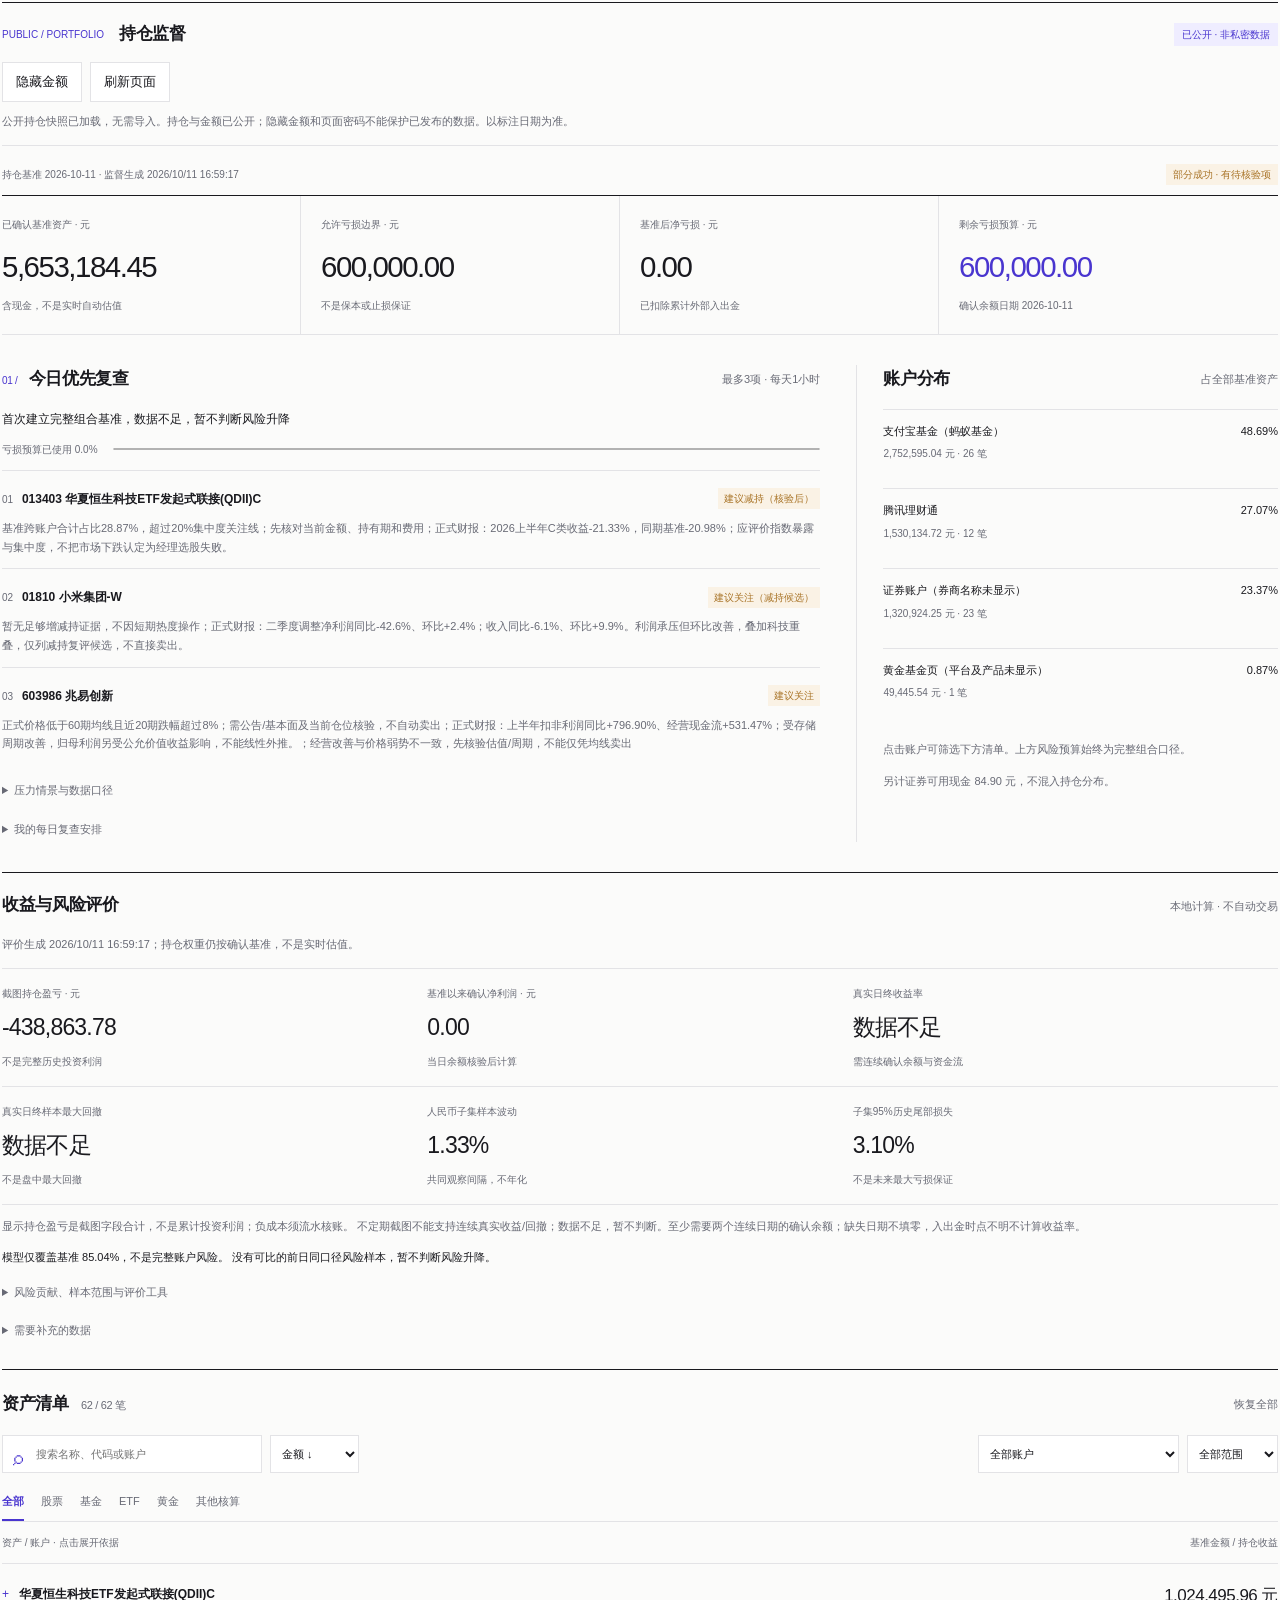
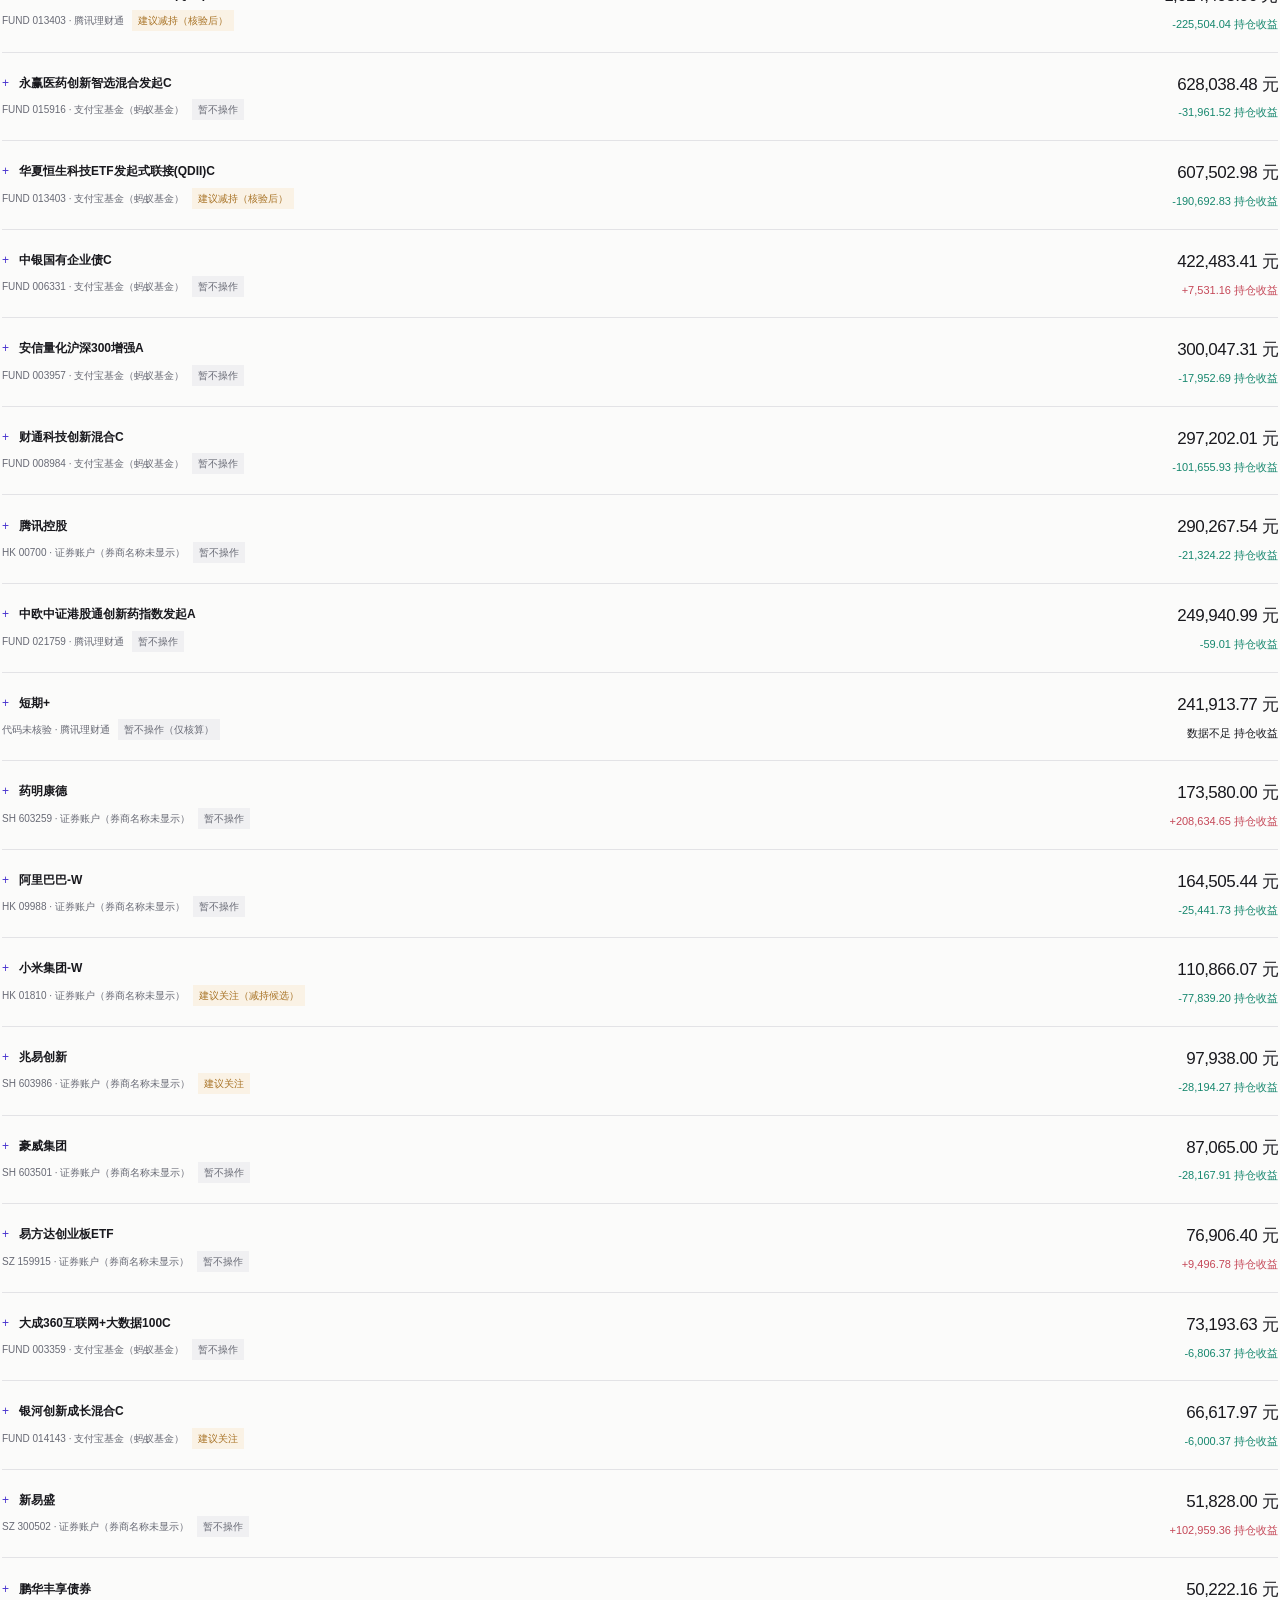
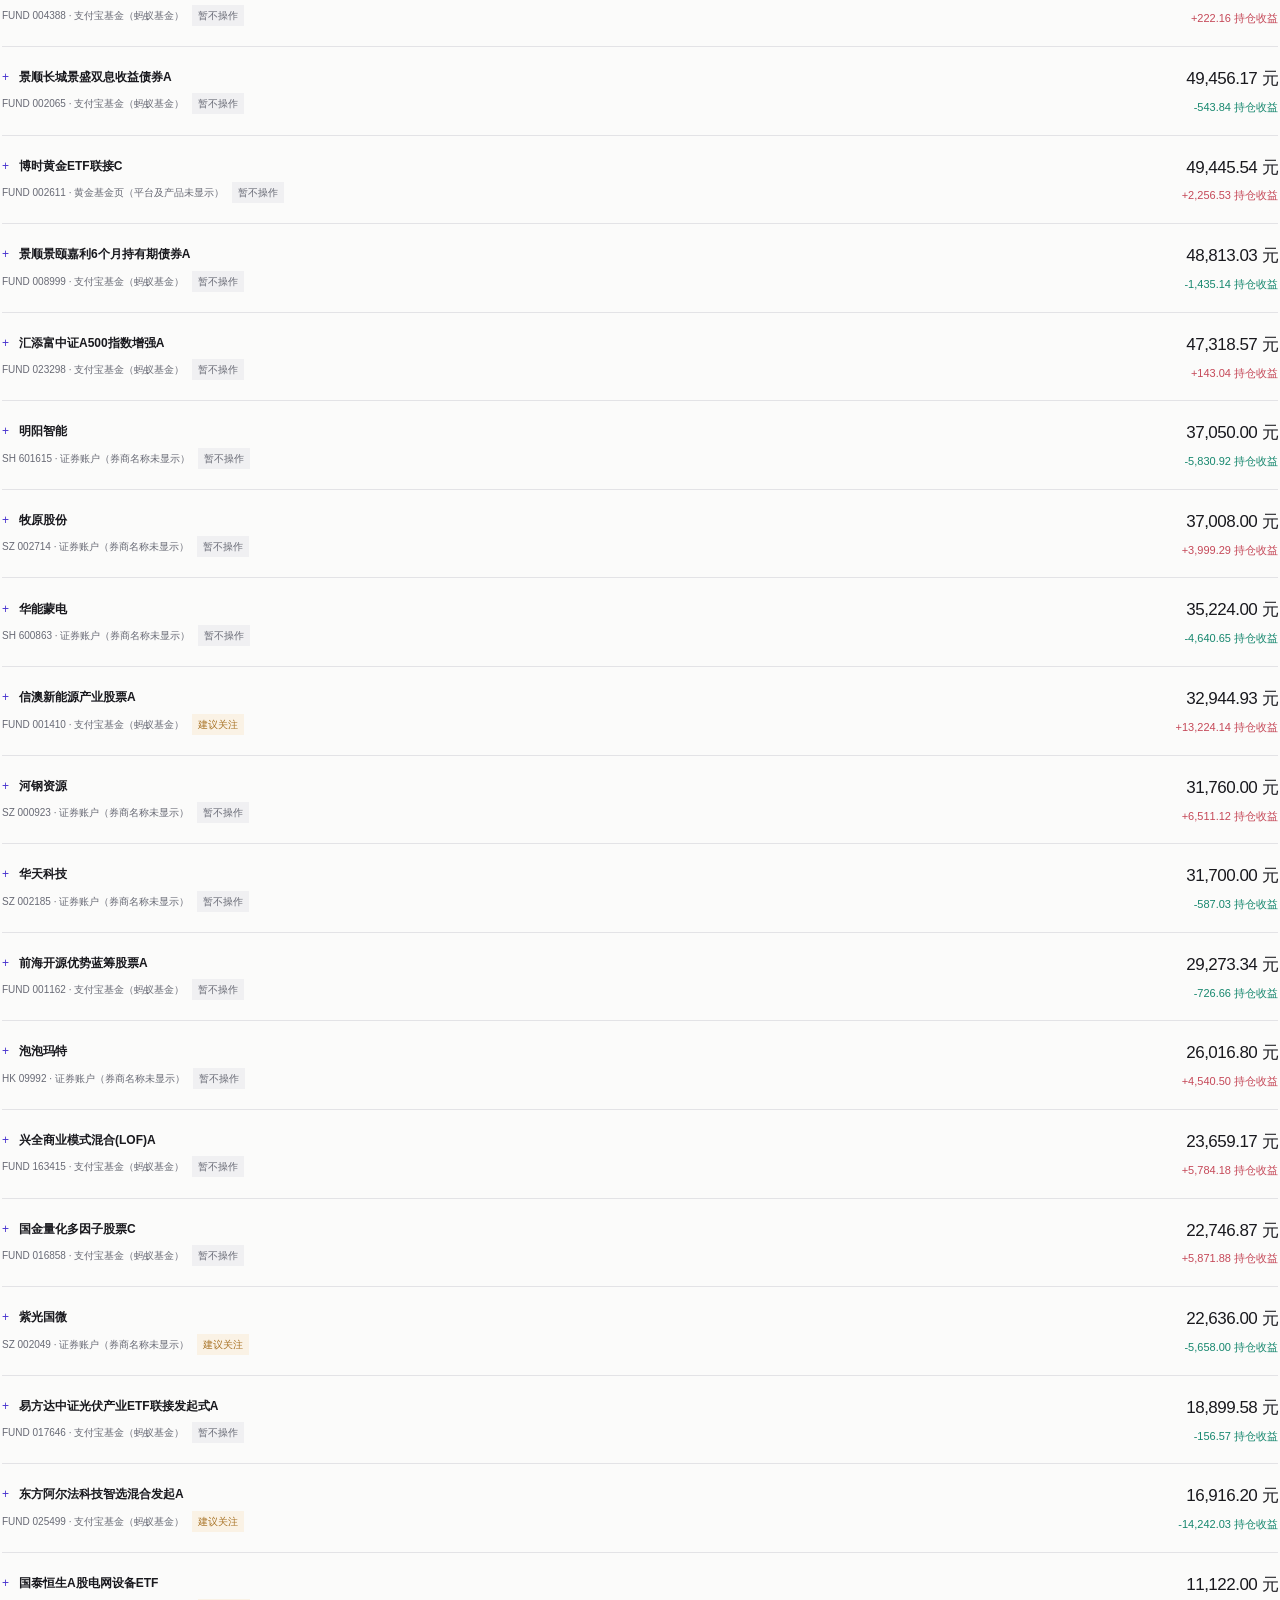
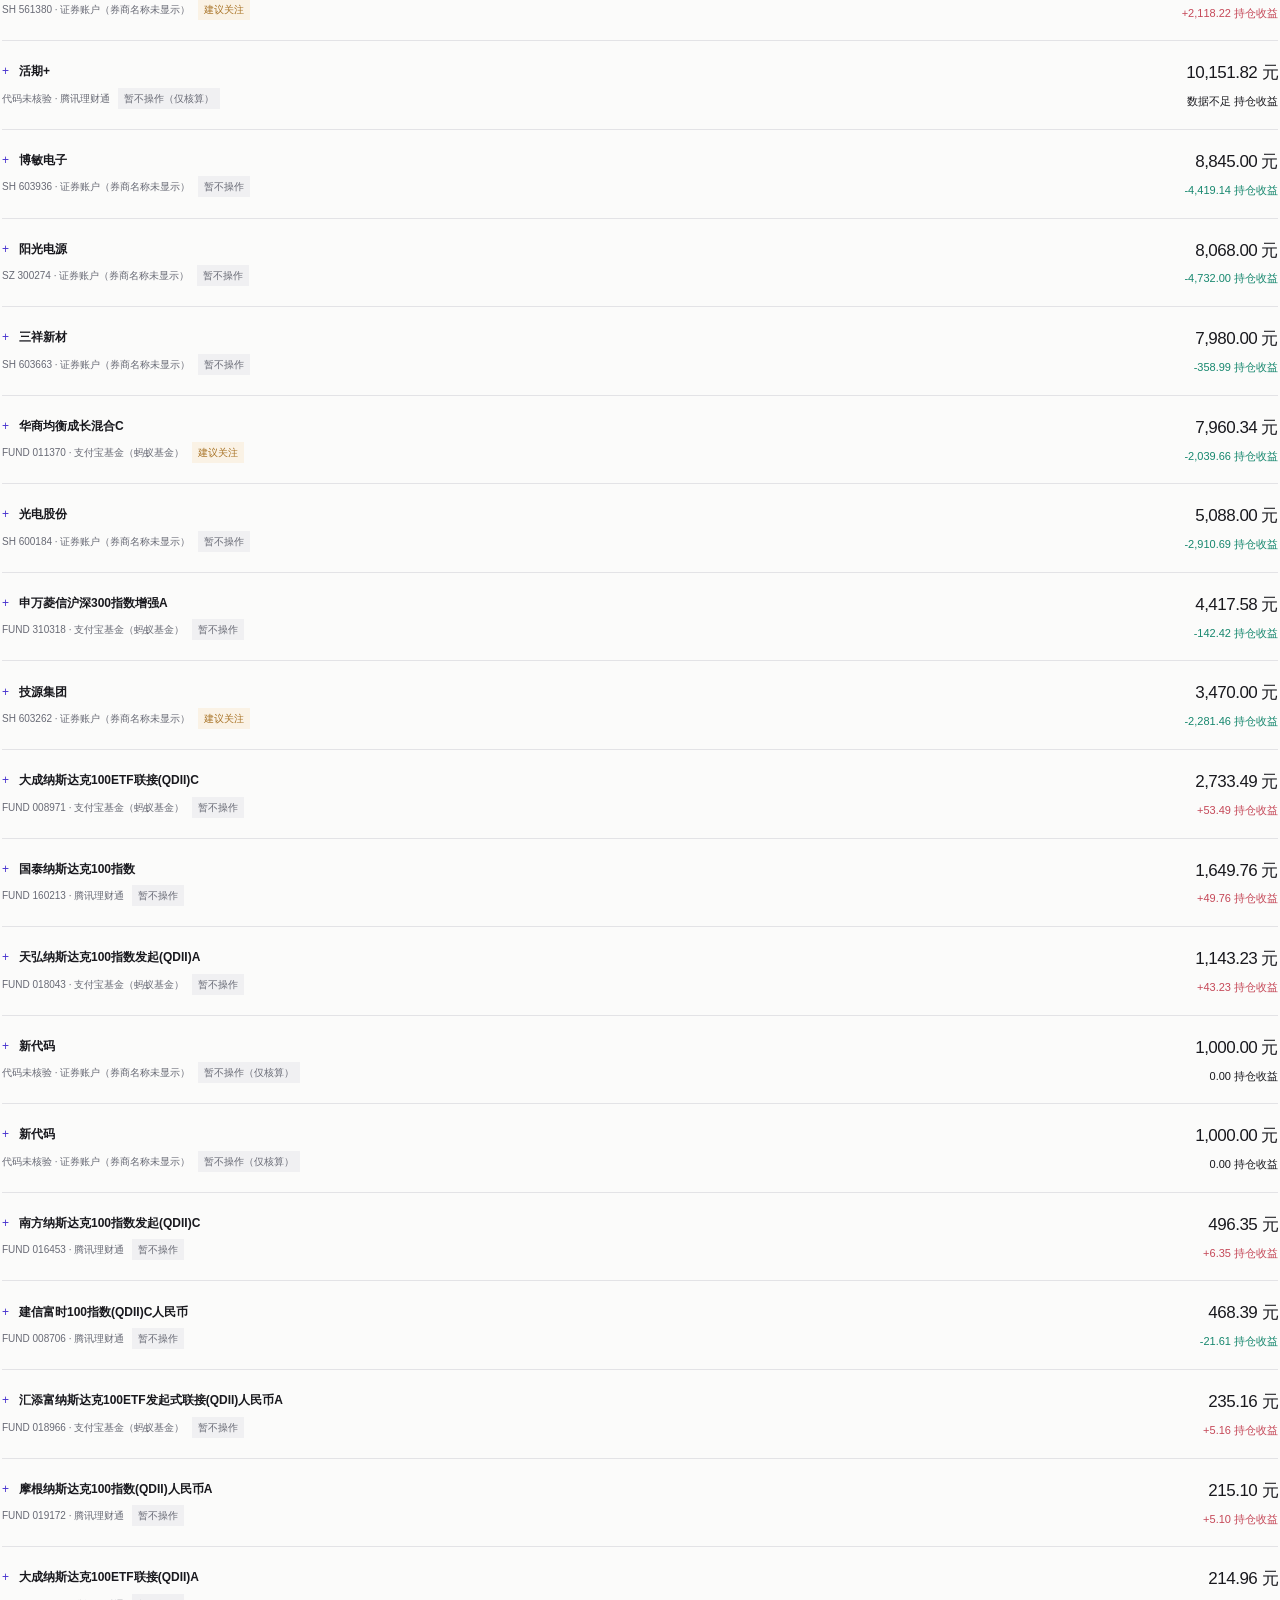
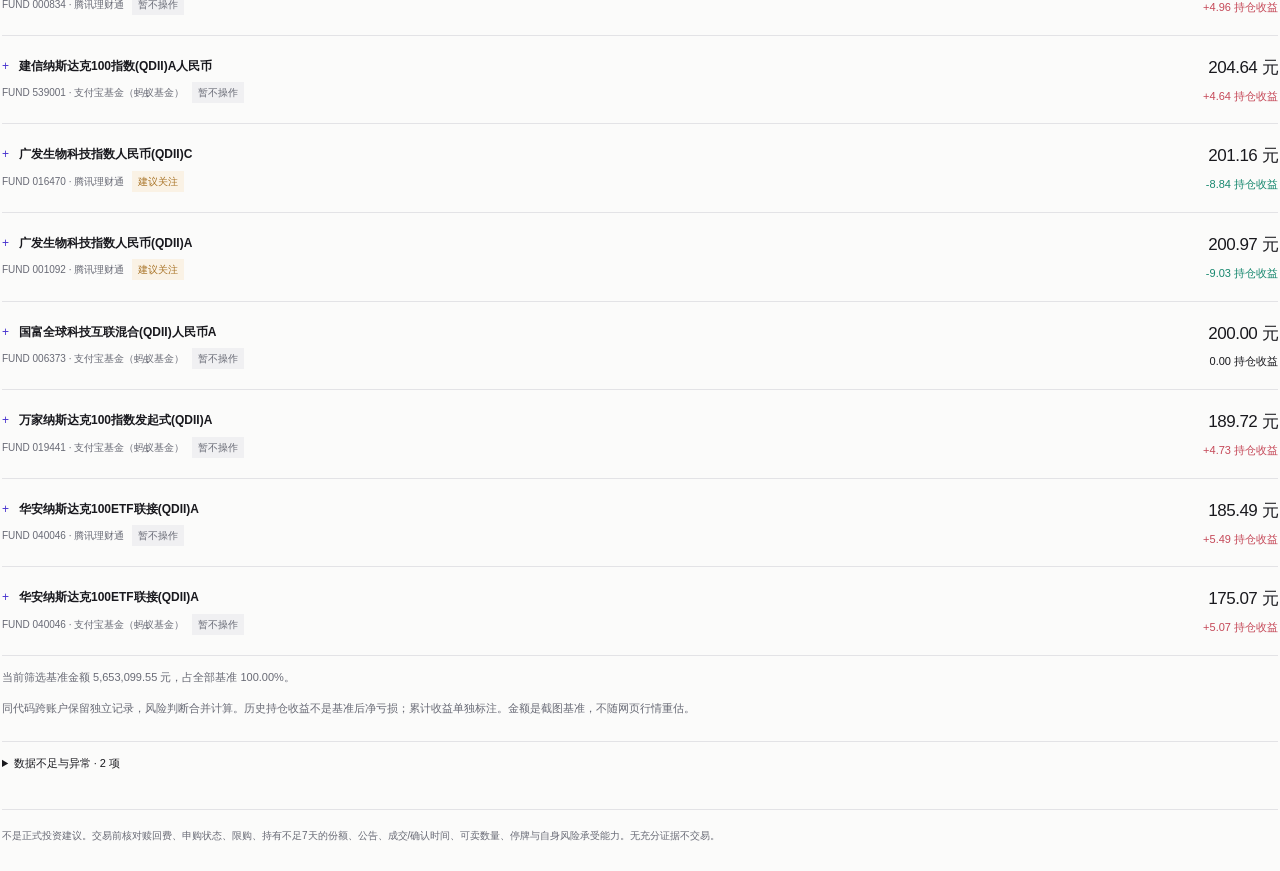
<file: holdings.html>
<!doctype html>
<html lang="zh-CN">
<head>
  <meta charset="utf-8">
  <meta name="viewport" content="width=device-width,initial-scale=1">
  <meta http-equiv="Content-Security-Policy" content="default-src 'none'; script-src 'self'; style-src 'self'; connect-src 'none'; img-src 'none'; font-src 'none'; form-action 'none'; base-uri 'none'">
  <title>我的持仓 · QD个人观察台</title>
  <link rel="stylesheet" href="./holdings.css">
</head>
<body>
  <h1 class="sr-only">我的持仓：私有每日监督</h1>
  <header class="import-panel">
    <div class="import-heading"><div><span class="section-index">PRIVATE / PORTFOLIO</span><h2>持仓监督</h2></div><span class="privacy-tag">仅当前页面可见</span></div>
    <div class="import-controls"><label class="file-button">导入监督文件<input id="fileInput" type="file" accept=".json,application/json" aria-label="导入监督文件"></label><button id="mask" type="button" aria-pressed="false" disabled>隐藏金额</button><button id="refreshLocal" type="button" hidden>刷新本机数据</button><button id="clear" type="button" disabled>清除数据</button><details class="import-help"><summary>导入说明</summary><p>选择本地每日监督生成的 <code>my_holdings.json</code>。只在内存中读取，不上传、不自动保存，刷新或关闭后需重新导入。网站访问密码不是资产数据的保护措施，请勿把私有文件放进公开仓库。</p></details></div>
    <p id="message" role="status" aria-live="polite">尚未导入 · 选择本地文件，查看账户分布、风险预算及逐项监督依据。</p>
  </header>
  <section id="welcome" class="welcome" aria-label="导入前说明">
    <div class="welcome-mark" aria-hidden="true">QD<span>PRIVATE VIEW</span></div><div><h2>把账户放在一起，把风险分开看。</h2><p>汇总多账户资产，保留每笔持仓的来源。金额不会随公开行情自动变化。</p><ol><li><b>01</b>导入当天监督文件</li><li><b>02</b>查看最多三项优先复查</li><li><b>03</b>展开资产，核对数据与交易条件</li></ol></div>
  </section>
  <main id="report" hidden>
    <div class="report-meta"><span id="meta"></span><span id="runStatus" class="status-tag"></span></div>
    <section class="metrics" aria-label="账户与风险预算">
      <article><span>已确认基准资产 · 元</span><strong id="baseline"></strong><small>含现金，不是实时自动估值</small></article>
      <article><span>允许亏损边界 · 元</span><strong id="budget"></strong><small>不是保本或止损保证</small></article>
      <article><span>基准后净亏损 · 元</span><strong id="loss"></strong><small>已扣除累计外部入出金</small></article>
      <article><span>剩余亏损预算 · 元</span><strong id="remaining" class="accent-number"></strong><small id="lossStatus"></small></article>
    </section>
    <div class="overview-grid">
      <section class="risk-panel" aria-labelledby="riskTitle"><div class="section-title"><h2 id="riskTitle"><span class="section-index">01 /</span> 今日优先复查</h2><span class="muted">最多3项 · 每天1小时</span></div><p id="riskChange"></p><div class="budget-line"><span id="budgetLabel"></span><progress id="budgetMeter" max="100" value="0" aria-label="亏损预算使用比例"></progress></div><div id="priorities"></div><details class="support-note"><summary>压力情景与数据口径</summary><p id="scenario"></p><p id="dataNote"></p><p id="lossNote"></p></details><details class="support-note"><summary>我的每日复查安排</summary><p id="plan"></p></details></section>
      <section class="allocation-panel" aria-labelledby="allocationTitle"><div class="section-title"><h2 id="allocationTitle">账户分布</h2><span class="muted">占全部基准资产</span></div><div id="allocation"></div><p class="muted">点击账户可筛选下方清单。上方风险预算始终为完整组合口径。</p><p id="cashNote" class="muted"></p></section>
    </div>
    <section id="evaluationPanel" class="evaluation-panel" aria-labelledby="evaluationTitle">
      <div class="section-title"><h2 id="evaluationTitle">收益与风险评价</h2><span class="muted">本地计算 · 不自动交易</span></div>
      <p id="evaluationStatus" class="muted"></p>
      <div class="evaluation-metrics">
        <article><span>截图持仓盈亏 · 元</span><strong id="displayedProfit"></strong><small>不是完整历史投资利润</small></article>
        <article><span>基准以来确认净利润 · 元</span><strong id="confirmedProfit"></strong><small>当日余额核验后计算</small></article>
        <article><span>真实日终收益率</span><strong id="actualReturn"></strong><small>需连续确认余额与资金流</small></article>
        <article><span>真实日终样本最大回撤</span><strong id="actualDrawdown"></strong><small>不是盘中最大回撤</small></article>
        <article><span>人民币子集样本波动</span><strong id="modelVolatility"></strong><small>共同观察间隔，不年化</small></article>
        <article><span>子集95%历史尾部损失</span><strong id="modelCvar"></strong><small>不是未来最大亏损保证</small></article>
      </div>
      <p id="performanceNote" class="muted evaluation-note"></p><p id="modelRiskChange" class="evaluation-note"></p>
      <details class="support-note"><summary>风险贡献、样本范围与评价工具</summary><p id="riskModelNote"></p><ol id="riskContributors"></ol><p id="engineStatus"></p><p id="backtestGate"></p></details>
      <details class="support-note"><summary>需要补充的数据</summary><ul id="dataRequests"></ul></details>
    </section>
    <section id="positionsSection" class="positions-panel" aria-labelledby="positionsTitle">
      <div class="section-title"><h2 id="positionsTitle">资产清单 <span id="count" class="heading-count"></span></h2><button id="resetFilters" class="text-button" type="button">恢复全部</button></div>
      <div class="filters"><div class="search-sort"><label class="search-box"><span class="sr-only">搜索资产</span><span class="search-glyph" aria-hidden="true">⌕</span><input id="search" type="search" placeholder="搜索名称、代码或账户" autocomplete="off"></label><label><span class="sr-only">资产排序</span><select id="sort"><option value="amount-desc">金额 ↓</option><option value="amount-asc">金额 ↑</option><option value="profit-asc">持仓收益 ↑</option><option value="profit-desc">持仓收益 ↓</option><option value="name">名称</option></select></label></div><div class="selectors"><label><span class="sr-only">账户</span><select id="account"><option value="">全部账户</option></select></label><label><span class="sr-only">监督范围</span><select id="scope"><option value="">全部范围</option><option value="research">参与监督</option><option value="excluded">仅资产核算</option></select></label></div></div>
      <div id="types" class="type-filters" role="group" aria-label="资产类别"><button type="button" data-type="" aria-pressed="true">全部</button><button type="button" data-type="stock" aria-pressed="false">股票</button><button type="button" data-type="fund" aria-pressed="false">基金</button><button type="button" data-type="etf" aria-pressed="false">ETF</button><button type="button" data-type="gold" aria-pressed="false">黄金</button><button type="button" data-type="other" aria-pressed="false">其他核算</button></div>
      <div class="list-head"><span>资产 / 账户 · 点击展开依据</span><span>基准金额 / 持仓收益</span></div><div id="positions" class="asset-list"></div>
      <div id="empty" class="empty-result" hidden><p>没有匹配的资产</p><button id="emptyReset" type="button">清除筛选</button></div>
      <p class="muted list-note" id="filterSummary" aria-live="polite"></p><p class="muted">同代码跨账户保留独立记录，风险判断合并计算。历史持仓收益不是基准后净亏损；累计收益单独标注。金额是截图基准，不随网页行情重估。</p>
    </section>
    <details class="issues-panel"><summary>数据不足与异常 <span id="issueCount"></span></summary><ul id="issues"></ul></details>
    <footer>不是正式投资建议。交易前核对赎回费、申购状态、限购、持有不足7天的份额、公告、成交/确认时间、可卖数量、停牌与自身风险承受能力。无充分证据不交易。</footer>
  </main>
  <script src="./published-holdings.js"></script>
  <script src="./holdings-model.js"></script><script src="./holdings.js"></script>
</body>
</html>
</file>
<file: holdings.css>
/* Match QD's existing quiet data canvas; keep private rendering self-contained. */
.evaluation-panel{border-top:1px solid var(--ink);padding:18px 0 25px;margin-top:25px}.evaluation-metrics{display:grid;grid-template-columns:repeat(3,minmax(0,1fr));gap:0;margin-top:14px;border-top:1px solid var(--line)}.evaluation-metrics article{padding:16px 18px 16px 0;border-bottom:1px solid var(--line);min-width:0}.evaluation-metrics span,.evaluation-metrics small{display:block;font-size:10px;color:var(--muted)}.evaluation-metrics strong{display:block;font-variant-numeric:tabular-nums;font-size:23px;font-weight:500;letter-spacing:-.035em;margin:6px 0;overflow-wrap:anywhere}.evaluation-note{margin-top:12px;font-size:11px;overflow-wrap:anywhere}.evaluation-panel ol,.evaluation-panel ul{padding-left:20px}.evaluation-panel li{margin:7px 0;overflow-wrap:anywhere}@media(max-width:700px){.evaluation-metrics{grid-template-columns:repeat(2,minmax(0,1fr))}.evaluation-metrics article{padding:13px 12px 13px 0}.evaluation-metrics strong{font-size:19px}.evaluation-metrics span,.evaluation-metrics small{font-size:9px}}
.embedded-mode .file-button,.embedded-mode .import-help,.embedded-mode #clear{display:none}
.priority-head button span:not(:first-child){color:var(--ink);font-size:12px;font-weight:600}
:root{--bg:#fbfbfa;--surface:#fff;--ink:#19191e;--muted:#686a75;--line:#e3e3e6;--accent:#4935cf;--accent-soft:#efedff;--rise:#c54858;--fall:#16876e;--amber:#a87326}
*{box-sizing:border-box}body{margin:0;padding:2px;color:var(--ink);background:var(--bg);font:13px/1.7 "Microsoft YaHei UI","PingFang SC",sans-serif}h2,p{margin:0}h2{font-size:17px;font-weight:650;letter-spacing:-.02em}button,input,select,summary{font:inherit}button,input,select{border:1px solid var(--line);border-radius:0;background:var(--surface);color:var(--ink)}button,summary{cursor:pointer}button{padding:8px 13px;min-height:38px}button:hover:not(:disabled){color:var(--accent);background:var(--accent-soft)}button:disabled{opacity:.45;cursor:default}button:focus-visible,input:focus-visible,select:focus-visible,summary:focus-visible,.file-button:focus-within{outline:2px solid var(--accent);outline-offset:3px}.sr-only{position:absolute;width:1px;height:1px;padding:0;margin:-1px;overflow:hidden;clip:rect(0,0,0,0);white-space:nowrap;border:0}[hidden]{display:none!important}
.import-panel{border-top:1px solid var(--ink);border-bottom:1px solid var(--line);padding:17px 0 14px}.import-heading,.section-title,.report-meta{display:flex;align-items:center;justify-content:space-between;gap:15px}.import-heading>div{display:flex;align-items:center;gap:15px}.section-index{font-size:10px;font-weight:500;color:var(--accent)}.privacy-tag{font-size:10px;color:var(--accent);background:var(--accent-soft);padding:3px 8px}.import-controls{display:flex;gap:8px;align-items:center;flex-wrap:wrap;margin-top:13px}.file-button{position:relative;display:inline-flex;align-items:center;min-height:38px;padding:7px 15px;color:white;background:var(--accent);cursor:pointer}.file-button input{position:absolute;inset:0;opacity:0;width:100%;cursor:pointer}.file-button:hover{background:#3925b6}.import-help{position:relative;margin-left:auto;font-size:11px;color:var(--muted)}.import-help summary{padding:9px 0}.import-help p{max-width:420px;margin-top:10px}.import-help[open]{flex-basis:100%;margin:0}#message{font-size:11px;color:var(--muted);margin-top:10px;overflow-wrap:anywhere}#message.error{color:var(--rise)}
.welcome{display:grid;grid-template-columns:120px minmax(0,1fr);gap:32px;padding:52px 28px;min-height:270px;background:linear-gradient(110deg,#f4f3fc,transparent 65%);margin-top:22px}.welcome-mark{font-size:44px;letter-spacing:-.08em;line-height:1.2;color:#27213d;border-right:1px solid var(--line);padding-right:25px}.welcome-mark span{display:block;font-size:9px;letter-spacing:.07em;margin-top:12px}.welcome h2{font-size:23px;margin-bottom:10px}.welcome p{color:var(--muted);font-size:12px}.welcome ol{padding:0;margin:24px 0 0;list-style:none;display:flex;gap:25px;flex-wrap:wrap;font-size:11px}.welcome b{color:var(--accent);font-weight:500;margin-right:8px}
.report-meta{font-size:10px;color:var(--muted);margin:18px 0 10px;flex-wrap:wrap}.status-tag{padding:2px 7px;background:var(--accent-soft);color:var(--accent)}.status-tag.warning{background:#faf2e5;color:var(--amber)}.metrics{display:grid;grid-template-columns:repeat(4,minmax(0,1fr));border-top:1px solid var(--ink);border-bottom:1px solid var(--line)}.metrics article{padding:20px 16px 20px 0;margin-right:20px;border-right:1px solid var(--line);min-width:0}.metrics article:last-child{border:0;margin:0}.metrics span,.metrics small{display:block;color:var(--muted);font-size:10px}.metrics strong{display:block;font-size:clamp(20px,2.3vw,31px);font-weight:500;letter-spacing:-.05em;font-variant-numeric:tabular-nums;margin:9px 0 5px;overflow-wrap:anywhere}.metrics .accent-number{color:var(--accent)}.overview-grid{display:grid;grid-template-columns:minmax(0,1.65fr) minmax(230px,.85fr);gap:36px;margin:30px 0}.section-title{margin-bottom:15px}.section-title .section-index{margin-right:7px}.muted{font-size:11px;color:var(--muted)}#riskChange{font-size:12px;margin-bottom:12px}.budget-line{display:flex;align-items:center;gap:15px;font-size:10px;color:var(--muted);margin-bottom:12px}.budget-line progress{flex:1;min-width:30px;height:4px;accent-color:var(--accent)}progress::-webkit-progress-bar{background:var(--line)}progress::-webkit-progress-value{background:var(--accent)}
.priority{border-top:1px solid var(--line);padding:12px 0}.priority-head{display:flex;align-items:center;justify-content:space-between;gap:12px}.priority-head button{border:0;background:transparent;padding:2px 0;min-height:32px;text-align:left;font-size:12px;font-weight:600}.priority-head button:hover{background:transparent;text-decoration:underline}.priority-head button span{color:var(--muted);font-size:10px;font-weight:400;margin-right:6px}.badge{display:inline-block;max-width:240px;font-size:10px;padding:2px 6px;background:var(--accent-soft);color:var(--accent)}.badge.warning{background:#faf2e5;color:var(--amber)}.badge.neutral{background:#f0f0f2;color:var(--muted)}.priority>p{font-size:11px;color:var(--muted);margin-top:4px}.support-note{margin-top:12px;color:var(--muted);font-size:11px}.support-note summary{padding:4px 0}.support-note p{margin-top:8px;overflow-wrap:anywhere}.allocation-panel{border-left:1px solid var(--line);padding-left:26px}.allocation-panel>p{margin-top:13px}.account-row{border:0;border-top:1px solid var(--line);background:transparent;width:100%;text-align:left;padding:12px 0}.account-row[aria-pressed=true]{color:var(--accent);background:var(--accent-soft)}.account-row>span{display:flex;justify-content:space-between;gap:10px;font-size:11px}.account-row small{display:block;color:var(--muted);font-size:10px;margin-top:5px}.account-row meter{display:block;width:100%;height:5px;margin-top:9px;appearance:none}meter::-webkit-meter-bar{background:var(--line);border:0;border-radius:0;height:4px}meter::-webkit-meter-optimum-value{background:var(--accent)}meter::-moz-meter-bar{background:var(--accent)}
.positions-panel{border-top:1px solid var(--ink);padding-top:18px;scroll-margin-top:15px}.heading-count{font-size:11px;font-weight:400;color:var(--muted);margin-left:8px}.text-button{border:0;background:transparent;min-height:32px;font-size:11px;padding:3px 0;color:var(--muted)}.filters{display:flex;justify-content:space-between;gap:15px;flex-wrap:wrap;margin-bottom:10px}.search-sort,.selectors{display:flex;gap:8px;align-items:center;min-width:0}.search-box{display:block;position:relative}.search-glyph{position:absolute;left:11px;top:5px;color:var(--accent);font-size:20px}.search-box input{height:38px;width:260px;max-width:100%;padding:6px 10px 6px 33px;font-size:11px}.filters select{min-height:38px;max-width:240px;padding:7px;font-size:11px}.type-filters{display:flex;gap:17px;border-bottom:1px solid var(--line);overflow-x:auto}.type-filters button{border:0;border-bottom:2px solid transparent;background:transparent;color:var(--muted);padding:8px 0;white-space:nowrap;font-size:11px}.type-filters button[aria-pressed=true]{color:var(--accent);border-bottom-color:var(--accent);font-weight:600}.list-head{display:flex;justify-content:space-between;font-size:10px;color:var(--muted);padding:12px 0;border-bottom:1px solid var(--line)}.asset-card{border-bottom:1px solid var(--line)}.asset-card>summary{list-style:none;display:grid;grid-template-columns:minmax(0,1fr) 190px;gap:18px;align-items:center;padding:18px 0}.asset-card>summary::-webkit-details-marker{display:none}.asset-card>summary:hover{background:#f8f7ff}.asset-name{font-size:12px;font-weight:600;display:block}.asset-name::before{content:'+';color:var(--accent);margin-right:10px;font-weight:400}.asset-card[open] .asset-name::before{content:'−'}.asset-meta{display:block;margin-top:6px;font-size:10px;color:var(--muted)}.asset-meta .badge{margin-left:8px}.asset-values{text-align:right;font-variant-numeric:tabular-nums}.asset-values strong{display:block;font-size:17px;font-weight:500;letter-spacing:-.03em}.asset-values small{display:block;font-size:11px;margin-top:4px}.positive{color:var(--rise)}.negative{color:var(--fall)}.asset-detail{border:1px solid var(--line);background:var(--surface);padding:20px;margin-bottom:18px;display:grid;grid-template-columns:minmax(0,1.3fr) minmax(0,1fr);gap:26px;animation:reveal .18s ease}.asset-detail h3{font-size:12px;margin:0 0 10px}.asset-detail p{font-size:11px;line-height:1.9;margin:8px 0;overflow-wrap:anywhere}.asset-detail dl{display:grid;grid-template-columns:110px minmax(0,1fr);font-size:11px;gap:8px 12px;margin:0}.asset-detail dt{color:var(--muted)}.asset-detail dd{margin:0;overflow-wrap:anywhere}.detail-note{color:var(--muted)}.list-note{padding:12px 0}.empty-result{text-align:center;padding:35px;color:var(--muted)}.empty-result button{margin-top:15px}.issues-panel{font-size:11px;margin:24px 0}.issues-panel summary{padding:12px 0;border-top:1px solid var(--line)}.issues-panel li{margin:7px 0;overflow-wrap:anywhere}footer{font-size:10px;color:var(--muted);border-top:1px solid var(--line);padding:17px 0 25px}
@keyframes reveal{from{opacity:.4;transform:translateY(-3px)}to{opacity:1;transform:none}}@media(prefers-reduced-motion:reduce){.asset-detail{animation:none}}
@media(max-width:900px){.metrics strong{font-size:23px}.metrics article{margin-right:10px;padding-right:8px}.overview-grid{gap:22px;grid-template-columns:minmax(0,1.4fr) minmax(190px,.8fr)}.allocation-panel{padding-left:18px}}
@media(max-width:700px){body{padding:1px}.import-heading{align-items:flex-start}.import-heading>div{display:block}.section-index{font-size:9px}.import-heading h2{margin-top:4px}.privacy-tag{font-size:9px}.import-controls{gap:6px}button,.file-button{min-height:42px;font-size:11px;padding:8px 11px}.import-help{margin-left:0}.import-help summary{min-height:42px;display:flex;align-items:center}.welcome{grid-template-columns:1fr;gap:20px;padding:28px 15px}.welcome-mark{font-size:28px;border:0}.welcome-mark span{display:inline-block;margin-left:12px;font-size:9px}.welcome h2{font-size:18px}.welcome ol{display:grid;gap:12px;margin-top:20px}.metrics{grid-template-columns:repeat(2,minmax(0,1fr))}.metrics article{padding:13px 10px;margin:0;border-bottom:1px solid var(--line)}.metrics article:nth-child(2){border-right:0}.metrics article:nth-child(n+3){border-bottom:0}.metrics strong{font-size:22px;margin:6px 0}.metrics span,.metrics small{font-size:9px}.overview-grid{grid-template-columns:1fr;gap:22px;margin:22px 0}.allocation-panel{padding:0;border:0}.allocation-panel .section-title{margin-bottom:5px}.account-row{padding:10px 0}.section-title{gap:8px}.section-title h2{font-size:15px}.section-title>.muted{font-size:9px}.priority-head{align-items:flex-start}.priority-head button{font-size:11px}.badge{font-size:9px;max-width:150px}.priority p{font-size:10px}.search-sort{width:100%}.search-box{flex:1;min-width:0}.search-box input{width:100%;font-size:16px;min-height:42px}.filters{gap:8px}.filters select{min-height:42px;max-width:100%;font-size:12px}.selectors{width:100%}.selectors label{flex:1;min-width:0}.selectors select{width:100%}.type-filters{gap:22px}.type-filters button{min-height:42px;padding:8px 0}.asset-card>summary{grid-template-columns:minmax(0,1fr) 110px;gap:10px;padding:15px 0}.asset-name{font-size:11px;line-height:1.6}.asset-name::before{margin-right:5px}.asset-meta{font-size:9px;line-height:1.8}.asset-meta .badge{display:block;width:fit-content;margin:5px 0 0}.asset-values strong{font-size:15px}.asset-values small{font-size:10px}.asset-detail{grid-template-columns:1fr;gap:18px;padding:14px}.asset-detail dl{grid-template-columns:95px minmax(0,1fr);font-size:10px}.asset-detail p{font-size:10px}.list-head{font-size:9px}.support-note{font-size:10px}.report-meta{font-size:9px}.status-tag{white-space:nowrap}}
</file>
